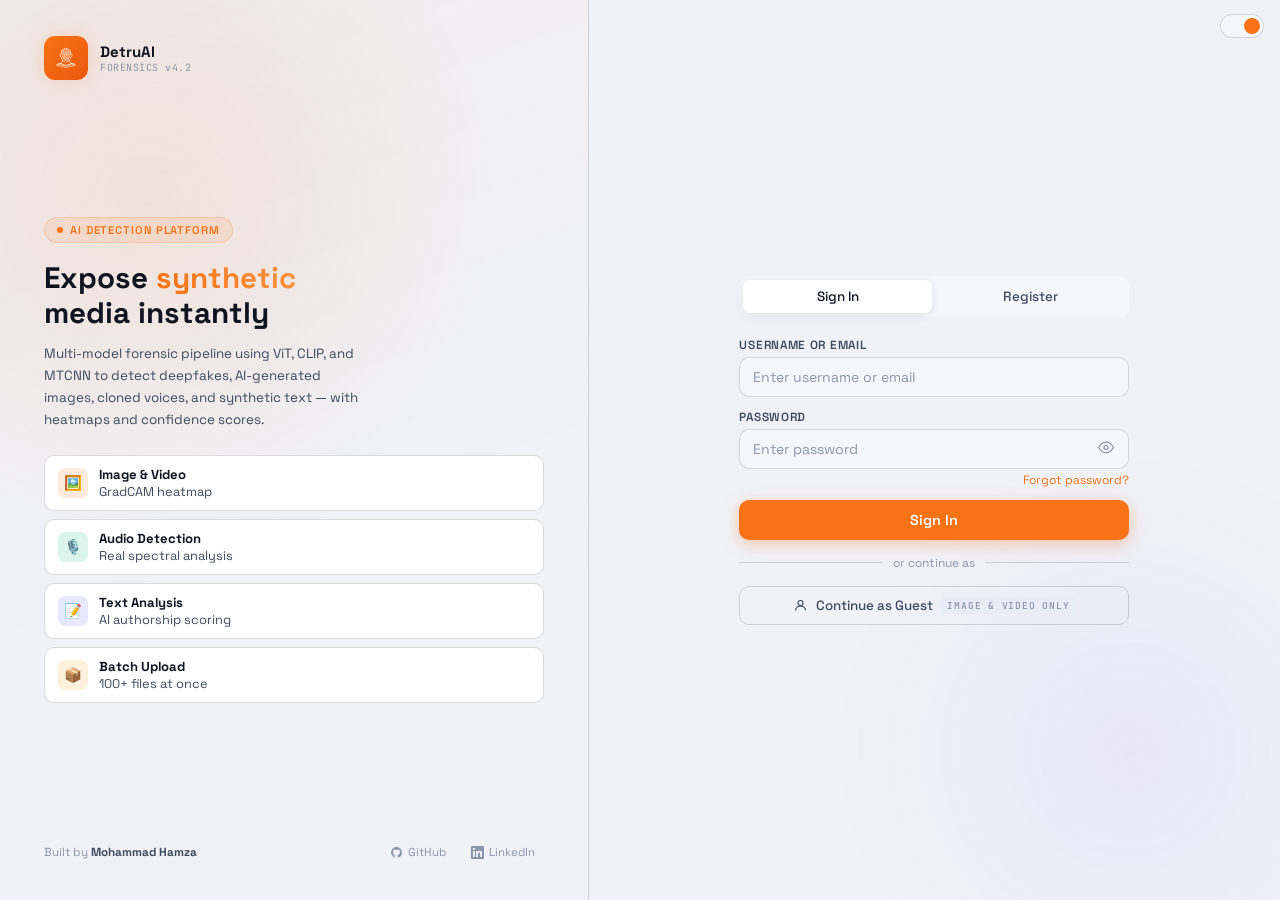
<file: static/login.html>
<!DOCTYPE html>
<html lang="en" data-theme="dark">
<head>
<meta charset="UTF-8">
<meta name="viewport" content="width=device-width, initial-scale=1.0">
<title>DetruAI — Login</title>
<link rel="preconnect" href="https://fonts.googleapis.com">
<link href="https://fonts.googleapis.com/css2?family=Space+Grotesk:wght@300;400;500;600;700&family=JetBrains+Mono:wght@400;500;600&display=swap" rel="stylesheet">
<style>
*,*::before,*::after{margin:0;padding:0;box-sizing:border-box}
:root{
  --bg:#0d0f14;--bg2:#13161e;--bg3:#181c26;--bg4:#1e2230;--bg5:#252a38;
  --border:rgba(255,255,255,0.06);--border2:rgba(255,255,255,0.12);
  --text:#e8ecf4;--text2:#8b95a8;--text3:#545d6e;
  --accent:#f97316;--accent2:#fb923c;--accent-glow:rgba(249,115,22,0.35);--accent-dim:rgba(249,115,22,0.10);
  --green:#10b981;--red:#ef4444;--amber:#f59e0b;
  --sans:'Space Grotesk',sans-serif;--mono:'JetBrains Mono',monospace;
  --r:14px;--r-lg:18px;
}
[data-theme="light"]{
  --bg:#f0f2f7;--bg2:#ffffff;--bg3:#f5f7fc;--bg4:#e8ecf4;--bg5:#d5dae8;
  --border:rgba(0,0,0,0.08);--border2:rgba(0,0,0,0.14);
  --text:#0f1420;--text2:#3d4a5c;--text3:#8b95a8;
  --accent-glow:rgba(249,115,22,0.20);
}
html,body{height:100%;overflow:hidden;background:var(--bg);color:var(--text);font-family:var(--sans)}
.aurora{position:fixed;inset:0;z-index:0;overflow:hidden;pointer-events:none}
.aurora::before{content:'';position:absolute;width:700px;height:700px;background:radial-gradient(ellipse,rgba(249,115,22,0.10) 0%,transparent 70%);top:-150px;left:-200px;animation:drift1 18s ease-in-out infinite}
.aurora::after{content:'';position:absolute;width:600px;height:600px;background:radial-gradient(ellipse,rgba(139,92,246,0.07) 0%,transparent 70%);bottom:-150px;right:-150px;animation:drift2 22s ease-in-out infinite}
@keyframes drift1{0%,100%{transform:translate(0,0)}50%{transform:translate(60px,40px)}}
@keyframes drift2{0%,100%{transform:translate(0,0)}50%{transform:translate(-40px,-30px)}}
.grid-overlay{position:fixed;inset:0;z-index:0;pointer-events:none;background-image:linear-gradient(rgba(255,255,255,0.02) 1px,transparent 1px),linear-gradient(90deg,rgba(255,255,255,0.02) 1px,transparent 1px);background-size:40px 40px}
.page{position:relative;z-index:1;height:100vh;display:flex;align-items:stretch}
/* LEFT PANEL */
.left-panel{flex:0 0 46%;display:flex;flex-direction:column;justify-content:space-between;padding:36px 44px;background:linear-gradient(160deg,rgba(249,115,22,0.05) 0%,transparent 60%);border-right:1px solid var(--border2);position:relative;overflow:hidden}
.brand{display:flex;align-items:center;gap:12px}
.brand-logo{width:44px;height:44px;border-radius:11px;background:linear-gradient(135deg,var(--accent),#ea580c);display:flex;align-items:center;justify-content:center;flex-shrink:0;box-shadow:0 0 20px var(--accent-glow);position:relative;overflow:hidden}
.brand-logo img{width:26px;height:26px;object-fit:contain;filter:brightness(0) invert(1) brightness(2)}
.brand-name{font-size:15px;font-weight:700;color:var(--text)}
.brand-sub{font-size:10px;font-family:var(--mono);color:var(--text3);letter-spacing:.5px}
.hero{flex:1;display:flex;flex-direction:column;justify-content:center;padding:28px 0}
.hero-tag{display:inline-flex;align-items:center;gap:7px;background:var(--accent-dim);border:1px solid rgba(249,115,22,.2);border-radius:20px;padding:5px 12px;font-size:.7rem;font-weight:600;color:var(--accent);letter-spacing:.08em;text-transform:uppercase;margin-bottom:18px;width:fit-content}
.hero-tag::before{content:'';width:6px;height:6px;background:var(--accent);border-radius:50%;animation:pulse 2s ease-in-out infinite}
@keyframes pulse{0%,100%{opacity:1}50%{opacity:.4}}
.hero-title{font-size:1.85rem;font-weight:700;line-height:1.18;color:var(--text);margin-bottom:12px}
.hero-title span{background:linear-gradient(90deg,var(--accent),#fb923c);-webkit-background-clip:text;-webkit-text-fill-color:transparent;background-clip:text}
.hero-desc{font-size:.84rem;color:var(--text2);line-height:1.65;margin-bottom:24px;max-width:320px}
.feature-list{display:flex;flex-direction:column;gap:8px}
.feat-item{display:flex;align-items:center;gap:11px;padding:10px 13px;background:var(--bg2);border:1px solid var(--border2);border-radius:10px;transition:all .2s}
.feat-item:hover{background:var(--bg3);border-color:rgba(249,115,22,.2);transform:translateX(2px)}
.feat-icon{width:30px;height:30px;border-radius:7px;display:flex;align-items:center;justify-content:center;flex-shrink:0;font-size:.9rem}
.feat-text{font-size:.8rem;color:var(--text2)}
.feat-text strong{color:var(--text);display:block;font-size:.82rem}
.left-footer{display:flex;align-items:center;justify-content:space-between}
.dev-credit{font-size:.73rem;color:var(--text3)}
.dev-credit strong{color:var(--text2)}
.dev-links{display:flex;gap:7px}
.dev-link{display:flex;align-items:center;gap:5px;color:var(--text3);text-decoration:none;font-size:.72rem;padding:4px 8px;border-radius:6px;border:1px solid transparent;transition:all .15s}
.dev-link:hover{color:var(--text);background:var(--bg2);border-color:var(--border2)}
/* RIGHT PANEL */
.right-panel{flex:1;display:flex;flex-direction:column;align-items:center;justify-content:center;padding:28px 36px;overflow-y:auto}
.right-inner{width:100%;max-width:390px}
.tab-bar{display:flex;gap:4px;background:var(--bg3);border-radius:10px;padding:4px;margin-bottom:20px}
.tab-btn{flex:1;padding:8px 0;border:none;background:transparent;color:var(--text2);font-family:var(--sans);font-size:.84rem;font-weight:500;border-radius:7px;cursor:pointer;transition:all .2s}
.tab-btn.active{background:var(--bg4);color:var(--text);box-shadow:0 2px 8px rgba(0,0,0,.4)}
.form-group{margin-bottom:12px}
.form-label{display:block;font-size:.74rem;font-weight:600;color:var(--text2);text-transform:uppercase;letter-spacing:.06em;margin-bottom:5px}
.form-input{width:100%;padding:10px 13px;background:var(--bg3);border:1px solid var(--border2);border-radius:10px;color:var(--text);font-family:var(--sans);font-size:.88rem;outline:none;transition:all .2s}
.form-input::placeholder{color:var(--text3)}
.form-input:focus{border-color:rgba(249,115,22,.45);box-shadow:0 0 0 3px rgba(249,115,22,.10);background:var(--bg4)}
.password-wrap{position:relative}
.password-wrap .form-input{padding-right:42px}
.eye-btn{position:absolute;right:11px;top:50%;transform:translateY(-50%);background:none;border:none;cursor:pointer;color:var(--text3);padding:4px;transition:color .15s}
.eye-btn:hover{color:var(--text2)}
.submit-btn{width:100%;padding:11px;margin-top:4px;background:var(--accent);color:#fff;border:none;border-radius:10px;font-family:var(--sans);font-size:.9rem;font-weight:600;cursor:pointer;transition:all .2s;box-shadow:0 4px 16px rgba(249,115,22,.35);display:flex;align-items:center;justify-content:center;gap:8px}
.submit-btn:hover{background:var(--accent2);transform:translateY(-1px)}
.submit-btn:disabled{opacity:.55;cursor:not-allowed;transform:none}
.btn-spinner{width:14px;height:14px;border:2px solid rgba(255,255,255,.4);border-top-color:#fff;border-radius:50%;animation:spin .7s linear infinite;display:none}
.submit-btn.loading .btn-spinner{display:block}
.forgot-link{display:block;text-align:right;font-size:.75rem;color:var(--accent);cursor:pointer;margin-top:3px;transition:color .15s}
.forgot-link:hover{color:var(--accent2)}
.divider{display:flex;align-items:center;gap:10px;margin:15px 0;color:var(--text3);font-size:.75rem}
.divider::before,.divider::after{content:'';flex:1;height:1px;background:var(--border2)}
.guest-btn{width:100%;padding:10px;background:transparent;color:var(--text2);border:1px solid var(--border2);border-radius:10px;font-family:var(--sans);font-size:.84rem;font-weight:500;cursor:pointer;transition:all .2s;display:flex;align-items:center;justify-content:center;gap:8px}
.guest-btn:hover{background:var(--bg3);color:var(--text)}
.guest-badge{background:var(--bg4);color:var(--text3);font-family:var(--mono);font-size:.6rem;padding:2px 6px;border-radius:4px;text-transform:uppercase;letter-spacing:.08em}
.alert{padding:9px 13px;border-radius:9px;font-size:.82rem;margin-bottom:12px;display:none;align-items:center;gap:8px}
.alert.show{display:flex}
.alert.error{background:rgba(239,68,68,.12);border:1px solid rgba(239,68,68,.25);color:#fca5a5}
.alert.success{background:rgba(16,185,129,.12);border:1px solid rgba(16,185,129,.25);color:#6ee7b7}
.strength-wrap{margin-top:5px;display:none}
.strength-wrap.show{display:block}
.strength-bar-bg{height:3px;background:var(--bg4);border-radius:2px;overflow:hidden}
.strength-bar{height:100%;border-radius:2px;transition:width .3s,background .3s;width:0%}
.strength-label{font-size:.68rem;color:var(--text3);margin-top:3px}
.theme-toggle-btn{position:fixed;top:14px;right:16px;z-index:100;width:44px;height:24px;border-radius:12px;border:1px solid var(--border2);background:var(--bg3);cursor:pointer;transition:all .3s;outline:none}
.theme-toggle-btn::after{content:'';position:absolute;top:3px;left:3px;width:16px;height:16px;border-radius:50%;background:var(--accent);transition:all .35s cubic-bezier(.22,1,.36,1)}
[data-theme="light"] .theme-toggle-btn::after{transform:translateX(20px)}
/* MODAL */
.modal-overlay{position:fixed;inset:0;background:rgba(0,0,0,.75);z-index:1000;display:flex;align-items:center;justify-content:center;padding:24px;opacity:0;pointer-events:none;transition:opacity .2s}
.modal-overlay.open{opacity:1;pointer-events:all}
.modal-box{background:var(--bg2);border:1px solid var(--border2);border-radius:var(--r-lg);padding:28px;width:100%;max-width:400px;position:relative;transform:scale(.95);transition:transform .25s cubic-bezier(.22,1,.36,1);box-shadow:0 24px 80px rgba(0,0,0,.8)}
.modal-overlay.open .modal-box{transform:scale(1)}
.modal-close{position:absolute;top:12px;right:12px;background:var(--bg3);border:none;color:var(--text3);width:26px;height:26px;border-radius:7px;cursor:pointer;font-size:.82rem;display:flex;align-items:center;justify-content:center;transition:all .15s}
.modal-close:hover{background:var(--bg4);color:var(--text)}
.modal-title{font-size:1.05rem;font-weight:700;color:var(--text);margin-bottom:5px}
.modal-sub{font-size:.81rem;color:var(--text2);margin-bottom:16px;line-height:1.5}
.token-box{background:var(--bg3);border:1px solid var(--border2);border-radius:8px;padding:10px 12px;font-family:var(--mono);font-size:.75rem;color:var(--accent);word-break:break-all;margin-bottom:10px;display:none}
.token-box.show{display:block}
.token-note{font-size:.73rem;color:var(--text3);margin-bottom:12px;display:none}
.token-note.show{display:block}
.modal-tabs{display:flex;gap:4px;background:var(--bg3);border-radius:8px;padding:3px;margin-bottom:16px}
.modal-tab{flex:1;padding:7px;border:none;background:transparent;color:var(--text2);font-family:var(--sans);font-size:.8rem;font-weight:500;border-radius:6px;cursor:pointer;transition:all .2s}
.modal-tab.active{background:var(--bg4);color:var(--text)}
/* LIGHT */
[data-theme="light"] .left-panel{background:linear-gradient(160deg,rgba(249,115,22,0.04) 0%,transparent 60%)}
[data-theme="light"] .feat-item{background:#fff}
[data-theme="light"] .form-input{background:#f5f7fc;border-color:rgba(0,0,0,.14);color:#0f1420}
[data-theme="light"] .form-input:focus{background:#fff}
[data-theme="light"] .modal-box{background:#fff}
[data-theme="light"] .token-box{background:#f5f7fc}
[data-theme="light"] .tab-bar,[data-theme="light"] .modal-tabs{background:#f5f7fc}
[data-theme="light"] .tab-btn.active,[data-theme="light"] .modal-tab.active{background:#fff;color:#0f1420;box-shadow:0 2px 8px rgba(0,0,0,.1)}
/* RESPONSIVE */
@media(max-width:820px){
  html,body{overflow:auto}
  .page{flex-direction:column;height:auto;min-height:100vh}
  .left-panel{flex:none;padding:24px 20px 18px;border-right:none;border-bottom:1px solid var(--border2)}
  .feature-list{display:grid;grid-template-columns:1fr 1fr;gap:7px}
  .right-panel{padding:24px 20px 32px}
  .hero-title{font-size:1.4rem}
}
.panel{display:none}.panel.active{display:block}
@keyframes spin{to{transform:rotate(360deg)}}
</style>
</head>
<body>
<div class="aurora"></div>
<div class="grid-overlay"></div>
<button class="theme-toggle-btn" onclick="toggleTheme()" title="Toggle theme"></button>

<!-- FORGOT PASSWORD MODAL -->
<div class="modal-overlay" id="forgotModal">
  <div class="modal-box">
    <button class="modal-close" onclick="closeForgotModal()">✕</button>
    <div class="modal-tabs">
      <button class="modal-tab active" id="mtStep1" onclick="switchForgotStep('step1')">Get Token</button>
      <button class="modal-tab" id="mtStep2" onclick="switchForgotStep('step2')">Reset Password</button>
    </div>
    <div id="forgotStep1">
      <div class="modal-title">Forgot Password</div>
      <div class="modal-sub">Enter your email. A reset link will be sent (or token shown if email is not configured).</div>
      <div class="alert error" id="forgotErr1"><svg width="14" height="14" viewBox="0 0 24 24" fill="none" stroke="currentColor" stroke-width="2"><circle cx="12" cy="12" r="10"/><path d="M12 8v4M12 16h.01"/></svg><span id="forgotErrMsg1"></span></div>
      <div class="alert success" id="forgotOk1"><svg width="14" height="14" viewBox="0 0 24 24" fill="none" stroke="currentColor" stroke-width="2"><circle cx="12" cy="12" r="10"/><path d="M9 12l2 2 4-4"/></svg><span id="forgotOkMsg1"></span></div>
      <div class="form-group">
        <label class="form-label">Email Address</label>
        <input type="email" class="form-input" id="forgotEmail" placeholder="your@email.com">
      </div>
      <div class="token-box" id="tokenDisplay"></div>
      <div class="token-note" id="tokenNote">⚠ Copy this token — expires in 30 min. Then click "Reset Password" tab.</div>
      <button class="submit-btn" id="forgotBtn1" onclick="doForgotPassword()">
        <span class="btn-spinner"></span><span>Send Reset Link</span>
      </button>
    </div>
    <div id="forgotStep2" style="display:none">
      <div class="modal-title">Reset Password</div>
      <div class="modal-sub">Paste your reset token and choose a new password.</div>
      <div class="alert error" id="forgotErr2"><svg width="14" height="14" viewBox="0 0 24 24" fill="none" stroke="currentColor" stroke-width="2"><circle cx="12" cy="12" r="10"/><path d="M12 8v4M12 16h.01"/></svg><span id="forgotErrMsg2"></span></div>
      <div class="alert success" id="forgotOk2"><svg width="14" height="14" viewBox="0 0 24 24" fill="none" stroke="currentColor" stroke-width="2"><circle cx="12" cy="12" r="10"/><path d="M9 12l2 2 4-4"/></svg><span id="forgotOkMsg2"></span></div>
      <div class="form-group">
        <label class="form-label">Reset Token</label>
        <input type="text" class="form-input" id="resetToken" placeholder="Paste token here" autocomplete="off">
      </div>
      <div class="form-group">
        <label class="form-label">New Password</label>
        <div class="password-wrap">
          <input type="password" class="form-input" id="resetPassword" placeholder="New password (min 6 chars)" oninput="checkResetStrength()">
          <button class="eye-btn" onclick="togglePass('resetPassword',this)" type="button" tabindex="-1">
            <svg width="16" height="16" viewBox="0 0 24 24" fill="none" stroke="currentColor" stroke-width="1.8"><path d="M1 12s4-8 11-8 11 8 11 8-4 8-11 8-11-8-11-8z"/><circle cx="12" cy="12" r="3"/></svg>
          </button>
        </div>
        <div class="strength-wrap" id="resetStrengthWrap">
          <div class="strength-bar-bg"><div class="strength-bar" id="resetStrengthBar"></div></div>
          <div class="strength-label" id="resetStrengthLabel"></div>
        </div>
      </div>
      <div class="form-group">
        <label class="form-label">Confirm New Password</label>
        <div class="password-wrap">
          <input type="password" class="form-input" id="resetConfirm" placeholder="Repeat new password">
          <button class="eye-btn" onclick="togglePass('resetConfirm',this)" type="button" tabindex="-1">
            <svg width="16" height="16" viewBox="0 0 24 24" fill="none" stroke="currentColor" stroke-width="1.8"><path d="M1 12s4-8 11-8 11 8 11 8-4 8-11 8-11-8-11-8z"/><circle cx="12" cy="12" r="3"/></svg>
          </button>
        </div>
      </div>
      <button class="submit-btn" id="forgotBtn2" onclick="doResetPassword()">
        <span class="btn-spinner"></span><span>Reset Password</span>
      </button>
    </div>
  </div>
</div>

<div class="page">
  <!-- LEFT INFO PANEL -->
  <div class="left-panel">
    <div class="brand">
      <div class="brand-logo"><img src="/static/Logo.png" alt="DetruAI"></div>
      <div>
        <div class="brand-name">DetruAI</div>
        <div class="brand-sub">FORENSICS v4.2</div>
      </div>
    </div>
    <div class="hero">
      <div class="hero-tag">AI Detection Platform</div>
      <h1 class="hero-title">Expose <span>synthetic</span><br>media instantly</h1>
      <p class="hero-desc">Multi-model forensic pipeline using ViT, CLIP, and MTCNN to detect deepfakes, AI-generated images, cloned voices, and synthetic text — with heatmaps and confidence scores.</p>
      <div class="feature-list">
        <div class="feat-item">
          <div class="feat-icon" style="background:rgba(249,115,22,.15)">🖼️</div>
          <div class="feat-text"><strong>Image & Video</strong>GradCAM heatmap</div>
        </div>
        <div class="feat-item">
          <div class="feat-icon" style="background:rgba(16,185,129,.15)">🎙️</div>
          <div class="feat-text"><strong>Audio Detection</strong>Real spectral analysis</div>
        </div>
        <div class="feat-item">
          <div class="feat-icon" style="background:rgba(99,102,241,.15)">📝</div>
          <div class="feat-text"><strong>Text Analysis</strong>AI authorship scoring</div>
        </div>
        <div class="feat-item">
          <div class="feat-icon" style="background:rgba(245,158,11,.15)">📦</div>
          <div class="feat-text"><strong>Batch Upload</strong>100+ files at once</div>
        </div>
      </div>
    </div>
    <div class="left-footer">
      <div class="dev-credit">Built by <strong>Mohammad Hamza</strong></div>
      <div class="dev-links">
        <a href="https://github.com/MHamza-9111" target="_blank" rel="noopener" class="dev-link">
          <svg width="13" height="13" viewBox="0 0 24 24" fill="currentColor"><path d="M12 2C6.477 2 2 6.484 2 12.017c0 4.425 2.865 8.18 6.839 9.504.5.092.682-.217.682-.483 0-.237-.008-.868-.013-1.703-2.782.605-3.369-1.343-3.369-1.343-.454-1.158-1.11-1.466-1.11-1.466-.908-.62.069-.608.069-.608 1.003.07 1.531 1.032 1.531 1.032.892 1.53 2.341 1.088 2.91.832.092-.647.35-1.088.636-1.338-2.22-.253-4.555-1.113-4.555-4.951 0-1.093.39-1.988 1.029-2.688-.103-.253-.446-1.272.098-2.65 0 0 .84-.27 2.75 1.026A9.564 9.564 0 0112 6.844c.85.004 1.705.115 2.504.337 1.909-1.296 2.747-1.027 2.747-1.027.546 1.379.202 2.398.1 2.651.64.7 1.028 1.595 1.028 2.688 0 3.848-2.339 4.695-4.566 4.943.359.309.678.92.678 1.855 0 1.338-.012 2.419-.012 2.747 0 .268.18.58.688.482A10.019 10.019 0 0022 12.017C22 6.484 17.522 2 12 2z"/></svg>
          GitHub
        </a>
        <a href="https://www.linkedin.com/in/mhamza9111/" target="_blank" rel="noopener" class="dev-link">
          <svg width="13" height="13" viewBox="0 0 24 24" fill="currentColor"><path d="M20.447 20.452h-3.554v-5.569c0-1.328-.027-3.037-1.852-3.037-1.853 0-2.136 1.445-2.136 2.939v5.667H9.351V9h3.414v1.561h.046c.477-.9 1.637-1.85 3.37-1.85 3.601 0 4.267 2.37 4.267 5.455v6.286zM5.337 7.433a2.062 2.062 0 01-2.063-2.065 2.064 2.064 0 112.063 2.065zm1.782 13.019H3.555V9h3.564v11.452zM22.225 0H1.771C.792 0 0 .774 0 1.729v20.542C0 23.227.792 24 1.771 24h20.451C23.2 24 24 23.227 24 22.271V1.729C24 .774 23.2 0 22.222 0h.003z"/></svg>
          LinkedIn
        </a>
      </div>
    </div>
  </div>

  <!-- RIGHT AUTH PANEL -->
  <div class="right-panel">
    <div class="right-inner">
      <div class="tab-bar">
        <button class="tab-btn active" id="tabLogin" onclick="switchTab('login')">Sign In</button>
        <button class="tab-btn" id="tabRegister" onclick="switchTab('register')">Register</button>
      </div>
      <div class="alert error" id="alertError">
        <svg width="14" height="14" viewBox="0 0 24 24" fill="none" stroke="currentColor" stroke-width="2"><circle cx="12" cy="12" r="10"/><path d="M12 8v4M12 16h.01"/></svg>
        <span id="alertErrorMsg"></span>
      </div>
      <div class="alert success" id="alertSuccess">
        <svg width="14" height="14" viewBox="0 0 24 24" fill="none" stroke="currentColor" stroke-width="2"><circle cx="12" cy="12" r="10"/><path d="M9 12l2 2 4-4"/></svg>
        <span id="alertSuccessMsg"></span>
      </div>
      <!-- LOGIN -->
      <div class="panel active" id="panelLogin">
        <div class="form-group">
          <label class="form-label">Username or Email</label>
          <input type="text" class="form-input" id="loginUsername" placeholder="Enter username or email" autocomplete="username">
        </div>
        <div class="form-group">
          <label class="form-label">Password</label>
          <div class="password-wrap">
            <input type="password" class="form-input" id="loginPassword" placeholder="Enter password" autocomplete="current-password">
            <button class="eye-btn" onclick="togglePass('loginPassword',this)" type="button" tabindex="-1">
              <svg width="16" height="16" viewBox="0 0 24 24" fill="none" stroke="currentColor" stroke-width="1.8"><path d="M1 12s4-8 11-8 11 8 11 8-4 8-11 8-11-8-11-8z"/><circle cx="12" cy="12" r="3"/></svg>
            </button>
          </div>
          <span class="forgot-link" onclick="openForgotModal()">Forgot password?</span>
        </div>
        <button class="submit-btn" id="loginBtn" onclick="doLogin()">
          <span class="btn-spinner"></span><span>Sign In</span>
        </button>
      </div>
      <!-- REGISTER -->
      <div class="panel" id="panelRegister">
        <div class="form-group">
          <label class="form-label">Username</label>
          <input type="text" class="form-input" id="regUsername" placeholder="Choose a username" autocomplete="username" oninput="clearAlerts()">
        </div>
        <div class="form-group">
          <label class="form-label">Email</label>
          <input type="email" class="form-input" id="regEmail" placeholder="your@email.com" autocomplete="email" oninput="clearAlerts()">
        </div>
        <div class="form-group">
          <label class="form-label">Password</label>
          <div class="password-wrap">
            <input type="password" class="form-input" id="regPassword" placeholder="Create a password" autocomplete="new-password" oninput="checkStrength()">
            <button class="eye-btn" onclick="togglePass('regPassword',this)" type="button" tabindex="-1">
              <svg width="16" height="16" viewBox="0 0 24 24" fill="none" stroke="currentColor" stroke-width="1.8"><path d="M1 12s4-8 11-8 11 8 11 8-4 8-11 8-11-8-11-8z"/><circle cx="12" cy="12" r="3"/></svg>
            </button>
          </div>
          <div class="strength-wrap" id="strengthWrap">
            <div class="strength-bar-bg"><div class="strength-bar" id="strengthBar"></div></div>
            <div class="strength-label" id="strengthLabel"></div>
          </div>
        </div>
        <div class="form-group">
          <label class="form-label">Confirm Password</label>
          <div class="password-wrap">
            <input type="password" class="form-input" id="regConfirm" placeholder="Repeat password" autocomplete="new-password" oninput="clearAlerts()">
            <button class="eye-btn" onclick="togglePass('regConfirm',this)" type="button" tabindex="-1">
              <svg width="16" height="16" viewBox="0 0 24 24" fill="none" stroke="currentColor" stroke-width="1.8"><path d="M1 12s4-8 11-8 11 8 11 8-4 8-11 8-11-8-11-8z"/><circle cx="12" cy="12" r="3"/></svg>
            </button>
          </div>
        </div>
        <button class="submit-btn" id="registerBtn" onclick="doRegister()">
          <span class="btn-spinner"></span><span>Create Account</span>
        </button>
      </div>
      <div class="divider">or continue as</div>
      <button class="guest-btn" onclick="doGuest()">
        <svg width="15" height="15" viewBox="0 0 24 24" fill="none" stroke="currentColor" stroke-width="1.8"><circle cx="12" cy="8" r="4"/><path d="M4 20c0-4 3.6-7 8-7s8 3 8 7"/></svg>
        Continue as Guest
        <span class="guest-badge">Image &amp; Video only</span>
      </button>
    </div>
  </div>
</div>

<script>
function switchTab(t){
  ['Login','Register'].forEach(x=>{ document.getElementById('tab'+x).classList.toggle('active',x.toLowerCase()===t); document.getElementById('panel'+x).classList.toggle('active',x.toLowerCase()===t); });
  clearAlerts();
}
function togglePass(id,btn){
  const inp=document.getElementById(id); const h=inp.type==='password';
  inp.type=h?'text':'password';
  btn.innerHTML=h?`<svg width="16" height="16" viewBox="0 0 24 24" fill="none" stroke="currentColor" stroke-width="1.8"><path d="M17.94 17.94A10.07 10.07 0 0112 20c-7 0-11-8-11-8a18.45 18.45 0 015.06-5.94"/><path d="M9.9 4.24A9.12 9.12 0 0112 4c7 0 11 8 11 8a18.5 18.5 0 01-2.16 3.19"/><line x1="1" y1="1" x2="23" y2="23"/></svg>`:`<svg width="16" height="16" viewBox="0 0 24 24" fill="none" stroke="currentColor" stroke-width="1.8"><path d="M1 12s4-8 11-8 11 8 11 8-4 8-11 8-11-8-11-8z"/><circle cx="12" cy="12" r="3"/></svg>`;
}
function _cs(pw){ let s=0; if(pw.length>=8)s++; if(/[A-Z]/.test(pw))s++; if(/[0-9]/.test(pw))s++; if(/[^A-Za-z0-9]/.test(pw))s++; return [{w:'20%',bg:'#ef4444',label:'Very Weak'},{w:'40%',bg:'#f59e0b',label:'Weak'},{w:'65%',bg:'#3b82f6',label:'Good'},{w:'90%',bg:'#10b981',label:'Strong'}][Math.max(0,s-1)]; }
function checkStrength(){ const pw=document.getElementById('regPassword').value; const w=document.getElementById('strengthWrap'); w.classList.toggle('show',pw.length>0); if(!pw)return; const c=_cs(pw); document.getElementById('strengthBar').style.width=c.w; document.getElementById('strengthBar').style.background=c.bg; document.getElementById('strengthLabel').textContent=c.label; }
function checkResetStrength(){ const pw=document.getElementById('resetPassword').value; const w=document.getElementById('resetStrengthWrap'); w.classList.toggle('show',pw.length>0); if(!pw)return; const c=_cs(pw); document.getElementById('resetStrengthBar').style.width=c.w; document.getElementById('resetStrengthBar').style.background=c.bg; document.getElementById('resetStrengthLabel').textContent=c.label; }
function showError(m){ clearAlerts(); document.getElementById('alertErrorMsg').textContent=m; document.getElementById('alertError').classList.add('show'); }
function showSuccess(m){ clearAlerts(); document.getElementById('alertSuccessMsg').textContent=m; document.getElementById('alertSuccess').classList.add('show'); }
function clearAlerts(){ document.getElementById('alertError').classList.remove('show'); document.getElementById('alertSuccess').classList.remove('show'); }
function _setLoading(btn,l){ btn.disabled=l; btn.classList.toggle('loading',l); }
async function doLogin(){
  const u=document.getElementById('loginUsername').value.trim(), p=document.getElementById('loginPassword').value;
  if(!u||!p){ showError('Please fill in all fields.'); return; }
  const btn=document.getElementById('loginBtn'); _setLoading(btn,true); btn.querySelector('span:last-child').textContent='Signing in…';
  try{ const r=await fetch('/auth/login',{method:'POST',headers:{'Content-Type':'application/json'},body:JSON.stringify({username:u,password:p})}); const d=await r.json();
    if(r.ok){ sessionStorage.setItem('detruai_user',JSON.stringify({username:d.username,email:d.email,role:'user'})); showSuccess('Welcome back, '+d.username+'! Redirecting…'); setTimeout(()=>{window.location.href='/'},900); }
    else showError(d.error||'Invalid credentials.');
  }catch(e){ showError('Connection error. Please try again.'); }
  _setLoading(btn,false); btn.querySelector('span:last-child').textContent='Sign In';
}
async function doRegister(){
  const u=document.getElementById('regUsername').value.trim(), e=document.getElementById('regEmail').value.trim(), p=document.getElementById('regPassword').value, c=document.getElementById('regConfirm').value;
  if(!u||!e||!p){ showError('Please fill in all fields.'); return; }
  if(p!==c){ showError('Passwords do not match.'); return; }
  if(p.length<6){ showError('Password must be at least 6 characters.'); return; }
  if(!/^[^\s@]+@[^\s@]+\.[^\s@]+$/.test(e)){ showError('Please enter a valid email.'); return; }
  const btn=document.getElementById('registerBtn'); _setLoading(btn,true); btn.querySelector('span:last-child').textContent='Creating account…';
  try{ const r=await fetch('/auth/register',{method:'POST',headers:{'Content-Type':'application/json'},body:JSON.stringify({username:u,email:e,password:p})}); const d=await r.json();
    if(r.ok){ showSuccess('Account created! Signing you in…'); sessionStorage.setItem('detruai_user',JSON.stringify({username:u,email:e,role:'user'})); setTimeout(()=>{window.location.href='/'},1000); }
    else showError(d.error||'Registration failed.');
  }catch(e){ showError('Connection error. Please try again.'); }
  _setLoading(btn,false); btn.querySelector('span:last-child').textContent='Create Account';
}
function doGuest(){ sessionStorage.setItem('detruai_user',JSON.stringify({username:'Guest',email:'',role:'guest'})); window.location.href='/'; }
function openForgotModal(){ document.getElementById('forgotModal').classList.add('open'); }
function closeForgotModal(){
  document.getElementById('forgotModal').classList.remove('open');
  ['forgotEmail','resetToken','resetPassword','resetConfirm'].forEach(id=>{const e=document.getElementById(id);if(e)e.value='';});
  ['tokenDisplay','tokenNote','forgotErr1','forgotOk1','forgotErr2','forgotOk2','resetStrengthWrap'].forEach(id=>document.getElementById(id).classList.remove('show'));
  switchForgotStep('step1');
}
document.getElementById('forgotModal').addEventListener('click',e=>{if(e.target===document.getElementById('forgotModal'))closeForgotModal();});
function switchForgotStep(s){
  document.getElementById('forgotStep1').style.display=s==='step1'?'block':'none';
  document.getElementById('forgotStep2').style.display=s==='step2'?'block':'none';
  document.getElementById('mtStep1').classList.toggle('active',s==='step1');
  document.getElementById('mtStep2').classList.toggle('active',s==='step2');
}
async function doForgotPassword(){
  const email=document.getElementById('forgotEmail').value.trim();
  if(!email){document.getElementById('forgotErrMsg1').textContent='Please enter your email.';document.getElementById('forgotErr1').classList.add('show');return;}
  const btn=document.getElementById('forgotBtn1'); _setLoading(btn,true); btn.querySelector('span:last-child').textContent='Sending…';
  document.getElementById('forgotErr1').classList.remove('show'); document.getElementById('forgotOk1').classList.remove('show');
  try{
    const r=await fetch('/auth/forgot-password',{method:'POST',headers:{'Content-Type':'application/json'},body:JSON.stringify({email})});
    const d=await r.json();
    document.getElementById('forgotOkMsg1').textContent=d.message||'Done.';
    document.getElementById('forgotOk1').classList.add('show');
    if(d.token){
      document.getElementById('tokenDisplay').textContent=d.token;
      document.getElementById('tokenDisplay').classList.add('show');
      document.getElementById('tokenNote').classList.add('show');
      document.getElementById('resetToken').value=d.token;
    }
  }catch(e){document.getElementById('forgotErrMsg1').textContent='Connection error.';document.getElementById('forgotErr1').classList.add('show');}
  _setLoading(btn,false); btn.querySelector('span:last-child').textContent='Send Reset Link';
}
async function doResetPassword(){
  const t=document.getElementById('resetToken').value.trim(), p=document.getElementById('resetPassword').value, c=document.getElementById('resetConfirm').value;
  document.getElementById('forgotErr2').classList.remove('show'); document.getElementById('forgotOk2').classList.remove('show');
  if(!t){document.getElementById('forgotErrMsg2').textContent='Please enter the reset token.';document.getElementById('forgotErr2').classList.add('show');return;}
  if(!p||p.length<6){document.getElementById('forgotErrMsg2').textContent='Password must be at least 6 characters.';document.getElementById('forgotErr2').classList.add('show');return;}
  if(p!==c){document.getElementById('forgotErrMsg2').textContent='Passwords do not match.';document.getElementById('forgotErr2').classList.add('show');return;}
  const btn=document.getElementById('forgotBtn2'); _setLoading(btn,true); btn.querySelector('span:last-child').textContent='Resetting…';
  try{
    const r=await fetch('/auth/reset-password',{method:'POST',headers:{'Content-Type':'application/json'},body:JSON.stringify({token:t,new_password:p})});
    const d=await r.json();
    if(r.ok){document.getElementById('forgotOkMsg2').textContent=d.message||'Password reset! You can now sign in.';document.getElementById('forgotOk2').classList.add('show');setTimeout(()=>{closeForgotModal();switchTab('login')},2000);}
    else{document.getElementById('forgotErrMsg2').textContent=d.error||'Reset failed.';document.getElementById('forgotErr2').classList.add('show');}
  }catch(e){document.getElementById('forgotErrMsg2').textContent='Connection error.';document.getElementById('forgotErr2').classList.add('show');}
  _setLoading(btn,false); btn.querySelector('span:last-child').textContent='Reset Password';
}
// Auto-fill token from URL reset link
(function(){ const t=new URLSearchParams(window.location.search).get('reset_token'); if(t){openForgotModal();switchForgotStep('step2');document.getElementById('resetToken').value=t;} })();
document.addEventListener('keydown',e=>{
  if(e.key!=='Enter')return;
  if(document.getElementById('forgotModal').classList.contains('open'))return;
  if(document.getElementById('panelLogin').classList.contains('active'))doLogin(); else doRegister();
});
(function(){ const u=sessionStorage.getItem('detruai_user'); if(u){try{const d=JSON.parse(u);if(d.username)window.location.href='/';}catch(e){}} })();
function toggleTheme(){ const h=document.documentElement; const d=h.getAttribute('data-theme')==='dark'; h.setAttribute('data-theme',d?'light':'dark'); localStorage.setItem('detruai_theme',d?'light':'dark'); }
(function(){ const s=localStorage.getItem('detruai_theme'); if(s){document.documentElement.setAttribute('data-theme',s);return;} document.documentElement.setAttribute('data-theme',window.matchMedia('(prefers-color-scheme:dark)').matches?'dark':'light'); })();
</script>
</body>
</html>
</file>
